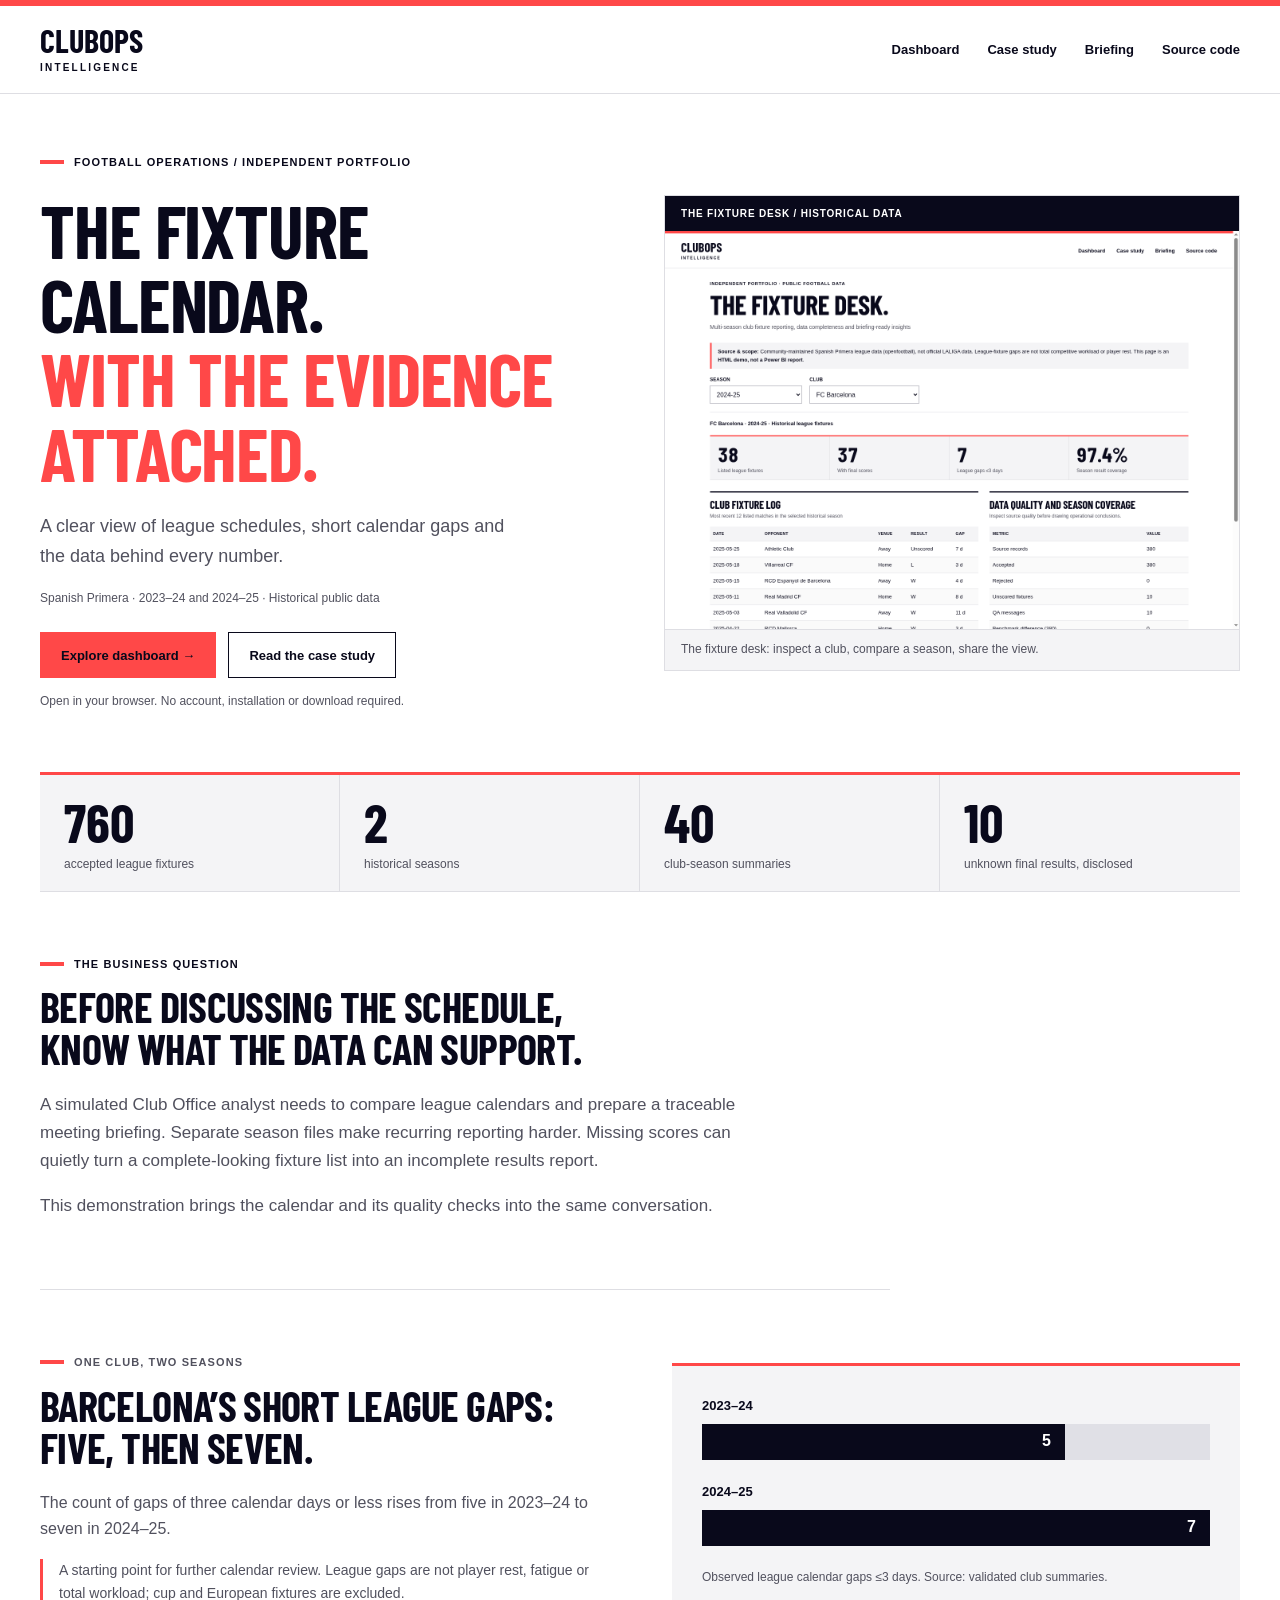
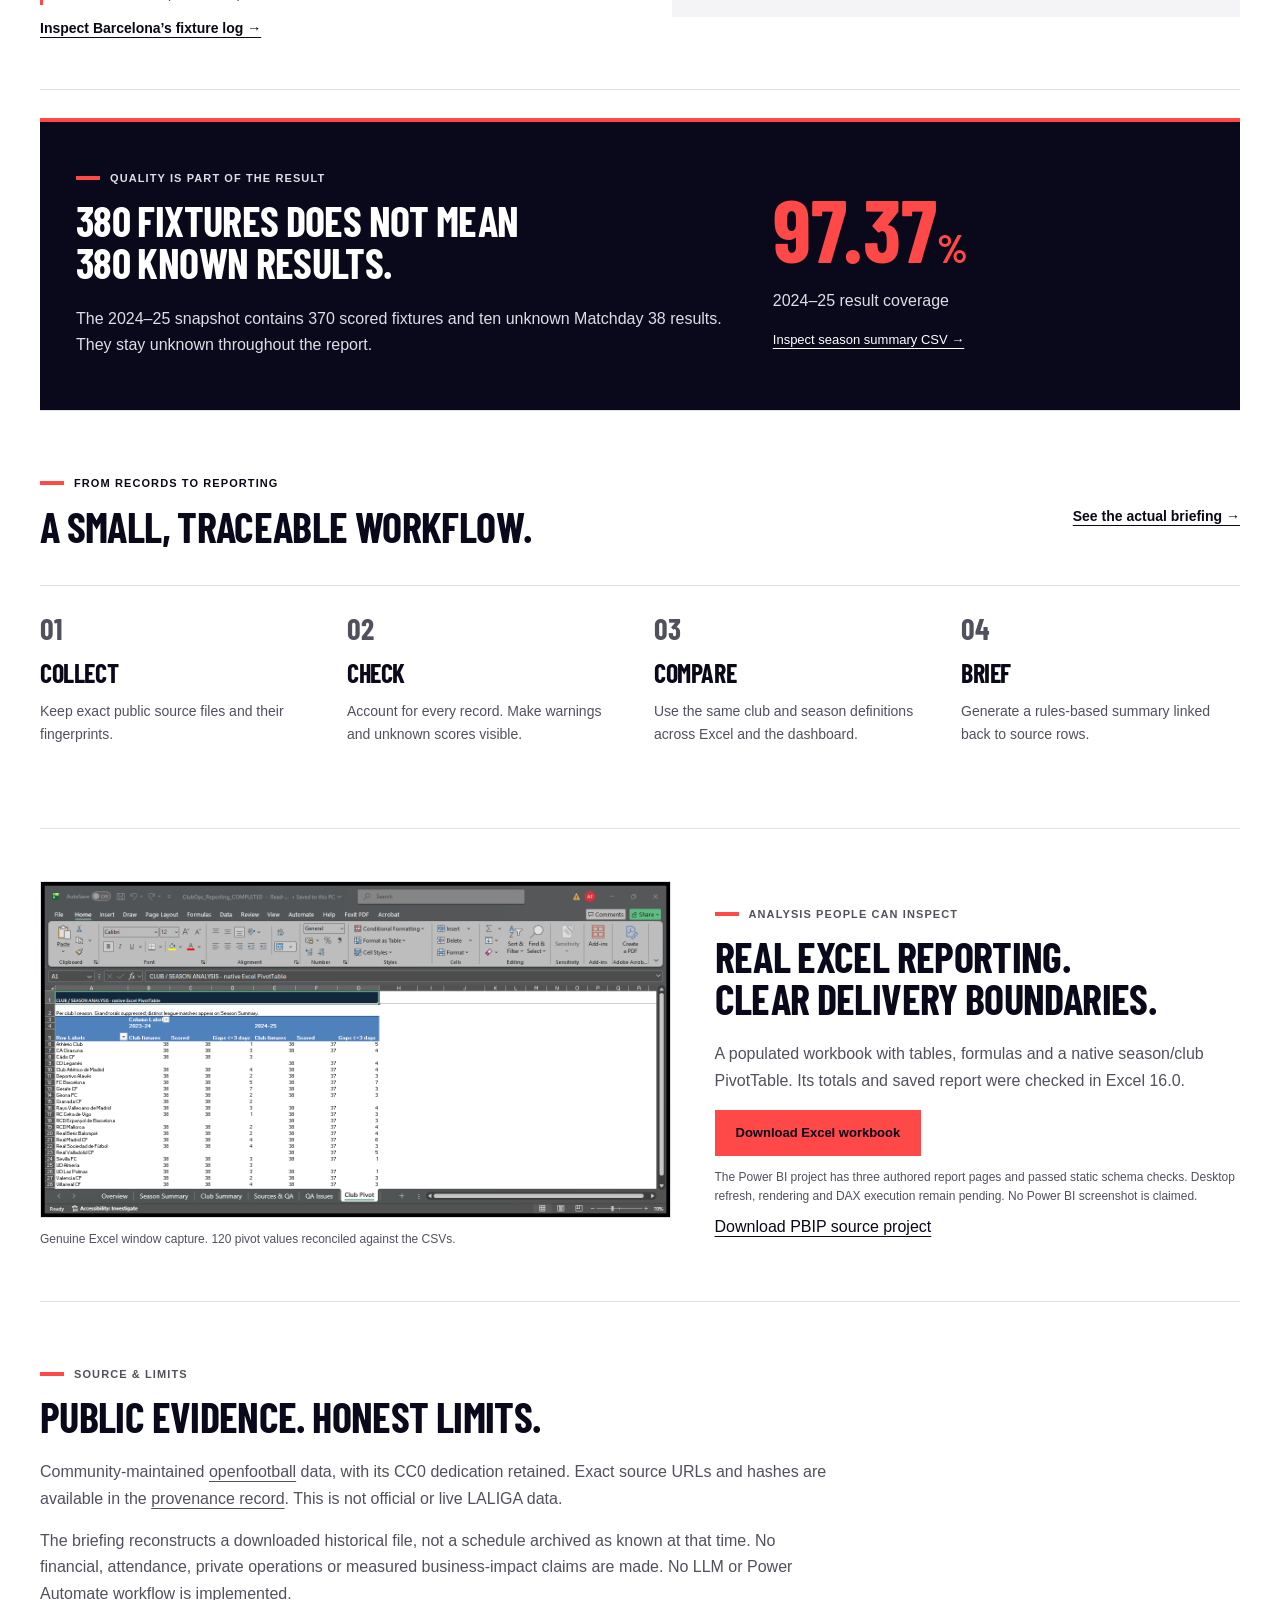
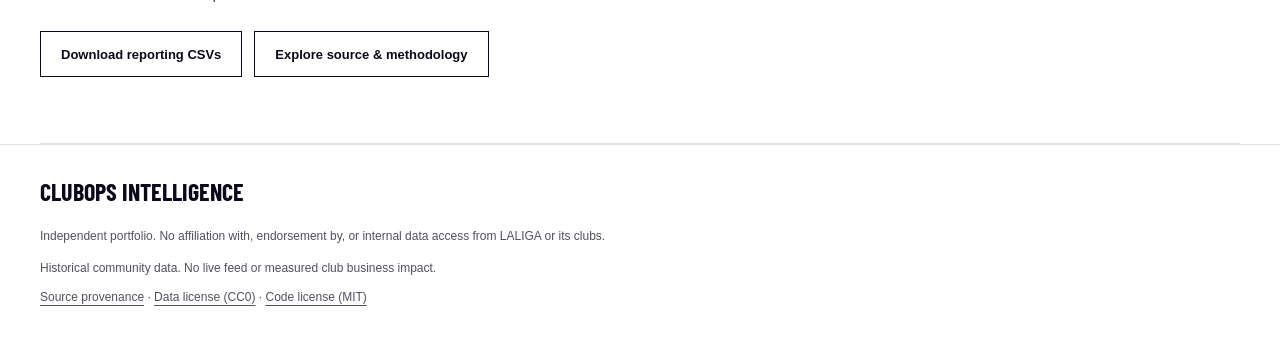
<file: site/index.html>
<!doctype html>
<html lang="en"><head><meta charset="utf-8"><meta name="viewport" content="width=device-width,initial-scale=1">
<meta name="description" content="Explore historical Spanish football fixtures, native Excel analysis and transparent source quality. Independent portfolio, no LALIGA affiliation.">
<title>ClubOps Intelligence | The calendar, with the evidence attached</title>
<link rel="icon" href="data:,"><link rel="stylesheet" href="assets/site.css"></head>
<body><a class="skip" href="#main">Skip to content</a>
<header class="nav"><a class="brand" href="index.html">CLUBOPS <span>INTELLIGENCE</span></a>
<nav aria-label="Main navigation"><a href="dashboard/">Dashboard</a><a href="case-study.html">Case study</a><a href="briefing.html">Briefing</a><a href="https://github.com/MRTRauf/clubops-intelligence-public">Source code</a></nav></header>
<main id="main">
<section class="hero"><div><p class="eyebrow">FOOTBALL OPERATIONS / INDEPENDENT PORTFOLIO</p>
<h1>The fixture calendar.<br><em>With the evidence attached.</em></h1>
<p class="lede">A clear view of league schedules, short calendar gaps and the data behind every number.</p>
<p class="scope">Spanish Primera · 2023–24 and 2024–25 · Historical public data</p>
<div class="actions"><a class="button primary" href="dashboard/?season=2024-25&amp;club=FC+Barcelona">Explore dashboard →</a><a class="button" href="case-study.html">Read the case study</a></div>
<p class="quiet">Open in your browser. No account, installation or download required.</p></div>
<figure class="hero-image"><div class="windowbar"><span></span><span></span><span></span> THE FIXTURE DESK / HISTORICAL DATA</div>
<a href="dashboard/?season=2024-25&amp;club=FC+Barcelona"><img src="assets/Fixture_Desk.png" alt="Actual Barcelona dashboard: 38 fixtures, 37 scored matches and seven short gaps" width="1440" height="1100"></a>
<figcaption>The fixture desk: inspect a club, compare a season, share the view.</figcaption></figure></section>
<section class="stats" aria-label="Verified project coverage"><div><strong>760</strong><span>accepted league fixtures</span></div><div><strong>2</strong><span>historical seasons</span></div><div><strong>40</strong><span>club-season summaries</span></div><div class="warning"><strong>10</strong><span>unknown final results, disclosed</span></div></section>
<section class="section intro"><p class="eyebrow">THE BUSINESS QUESTION</p><h2>Before discussing the schedule,<br>know what the data can support.</h2>
<p>A simulated Club Office analyst needs to compare league calendars and prepare a traceable meeting briefing. Separate season files make recurring reporting harder. Missing scores can quietly turn a complete-looking fixture list into an incomplete results report.</p><p>This demonstration brings the calendar and its quality checks into the same conversation.</p></section>
<section class="section split"><div><p class="eyebrow">ONE CLUB, TWO SEASONS</p><h2>Barcelona’s short league gaps:<br>five, then seven.</h2><p>The count of gaps of three calendar days or less rises from five in 2023–24 to seven in 2024–25.</p><p class="caution">A starting point for further calendar review. League gaps are not player rest, fatigue or total workload; cup and European fixtures are excluded.</p><a class="textlink" href="dashboard/?season=2024-25&amp;club=FC+Barcelona">Inspect Barcelona’s fixture log →</a></div>
<figure class="comparison" aria-label="Barcelona short league gaps: five in 2023-24 and seven in 2024-25"><div><span>2023–24</span><div class="track"><div style="width:71.43%">5</div></div></div><div><span>2024–25</span><div class="track"><div style="width:100%">7</div></div></div><figcaption>Observed league calendar gaps ≤3 days. Source: validated club summaries.</figcaption></figure></section>
<section class="section quality"><div><p class="eyebrow">QUALITY IS PART OF THE RESULT</p><h2>380 fixtures does not mean<br>380 known results.</h2><p>The 2024–25 snapshot contains 370 scored fixtures and ten unknown Matchday 38 results. They stay unknown throughout the report.</p></div><div><strong class="quality-number">97.37<span>%</span></strong><p>2024–25 result coverage</p><a href="data/season_summary.csv">Inspect season summary CSV →</a></div></section>
<section class="section"><div class="section-heading"><div><p class="eyebrow">FROM RECORDS TO REPORTING</p><h2>A small, traceable workflow.</h2></div><a class="textlink" href="briefing.html">See the actual briefing →</a></div>
<ol class="steps"><li><span>01</span><h3>Collect</h3><p>Keep exact public source files and their fingerprints.</p></li><li><span>02</span><h3>Check</h3><p>Account for every record. Make warnings and unknown scores visible.</p></li><li><span>03</span><h3>Compare</h3><p>Use the same club and season definitions across Excel and the dashboard.</p></li><li><span>04</span><h3>Brief</h3><p>Generate a rules-based summary linked back to source rows.</p></li></ol></section>
<section class="section split excel"><figure><img src="assets/Excel_Club_Pivot.png" alt="Actual native Excel PivotTable comparing club fixtures, scored matches and short gaps across two seasons" width="1382" height="736" loading="lazy"><figcaption>Genuine Excel window capture. 120 pivot values reconciled against the CSVs.</figcaption></figure><div><p class="eyebrow">ANALYSIS PEOPLE CAN INSPECT</p><h2>Real Excel reporting.<br>Clear delivery boundaries.</h2><p>A populated workbook with tables, formulas and a native season/club PivotTable. Its totals and saved report were checked in Excel 16.0.</p><a class="button primary" href="downloads/ClubOps_Reporting.xlsx" download>Download Excel workbook</a><p class="quiet">The Power BI project has three authored report pages and passed static schema checks. Desktop refresh, rendering and DAX execution remain pending. No Power BI screenshot is claimed.</p><a href="downloads/ClubOps-PowerBI-Project.zip" download>Download PBIP source project</a></div></section>
<section class="section provenance"><p class="eyebrow">SOURCE &amp; LIMITS</p><h2>Public evidence. Honest limits.</h2><p>Community-maintained <a href="https://github.com/openfootball/football.json">openfootball</a> data, with its CC0 dedication retained. Exact source URLs and hashes are available in the <a href="data/provenance.json">provenance record</a>. This is not official or live LALIGA data.</p><p>The briefing reconstructs a downloaded historical file, not a schedule archived as known at that time. No financial, attendance, private operations or measured business-impact claims are made. No LLM or Power Automate workflow is implemented.</p><div class="actions"><a class="button" href="downloads/ClubOps-Reporting-Data.zip" download>Download reporting CSVs</a><a class="button" href="https://github.com/MRTRauf/clubops-intelligence-public">Explore source &amp; methodology</a></div></section>
</main><footer><a class="brand" href="index.html">CLUBOPS INTELLIGENCE</a><p>Independent portfolio. No affiliation with, endorsement by, or internal data access from LALIGA or its clubs.</p><p>Historical community data. No live feed or measured club business impact.</p><a href="data/provenance.json">Source provenance</a> · <a href="data/LICENSE.md">Data license (CC0)</a> · <a href="https://github.com/MRTRauf/clubops-intelligence-public/blob/main/LICENSE">Code license (MIT)</a></footer></body></html>
</file>
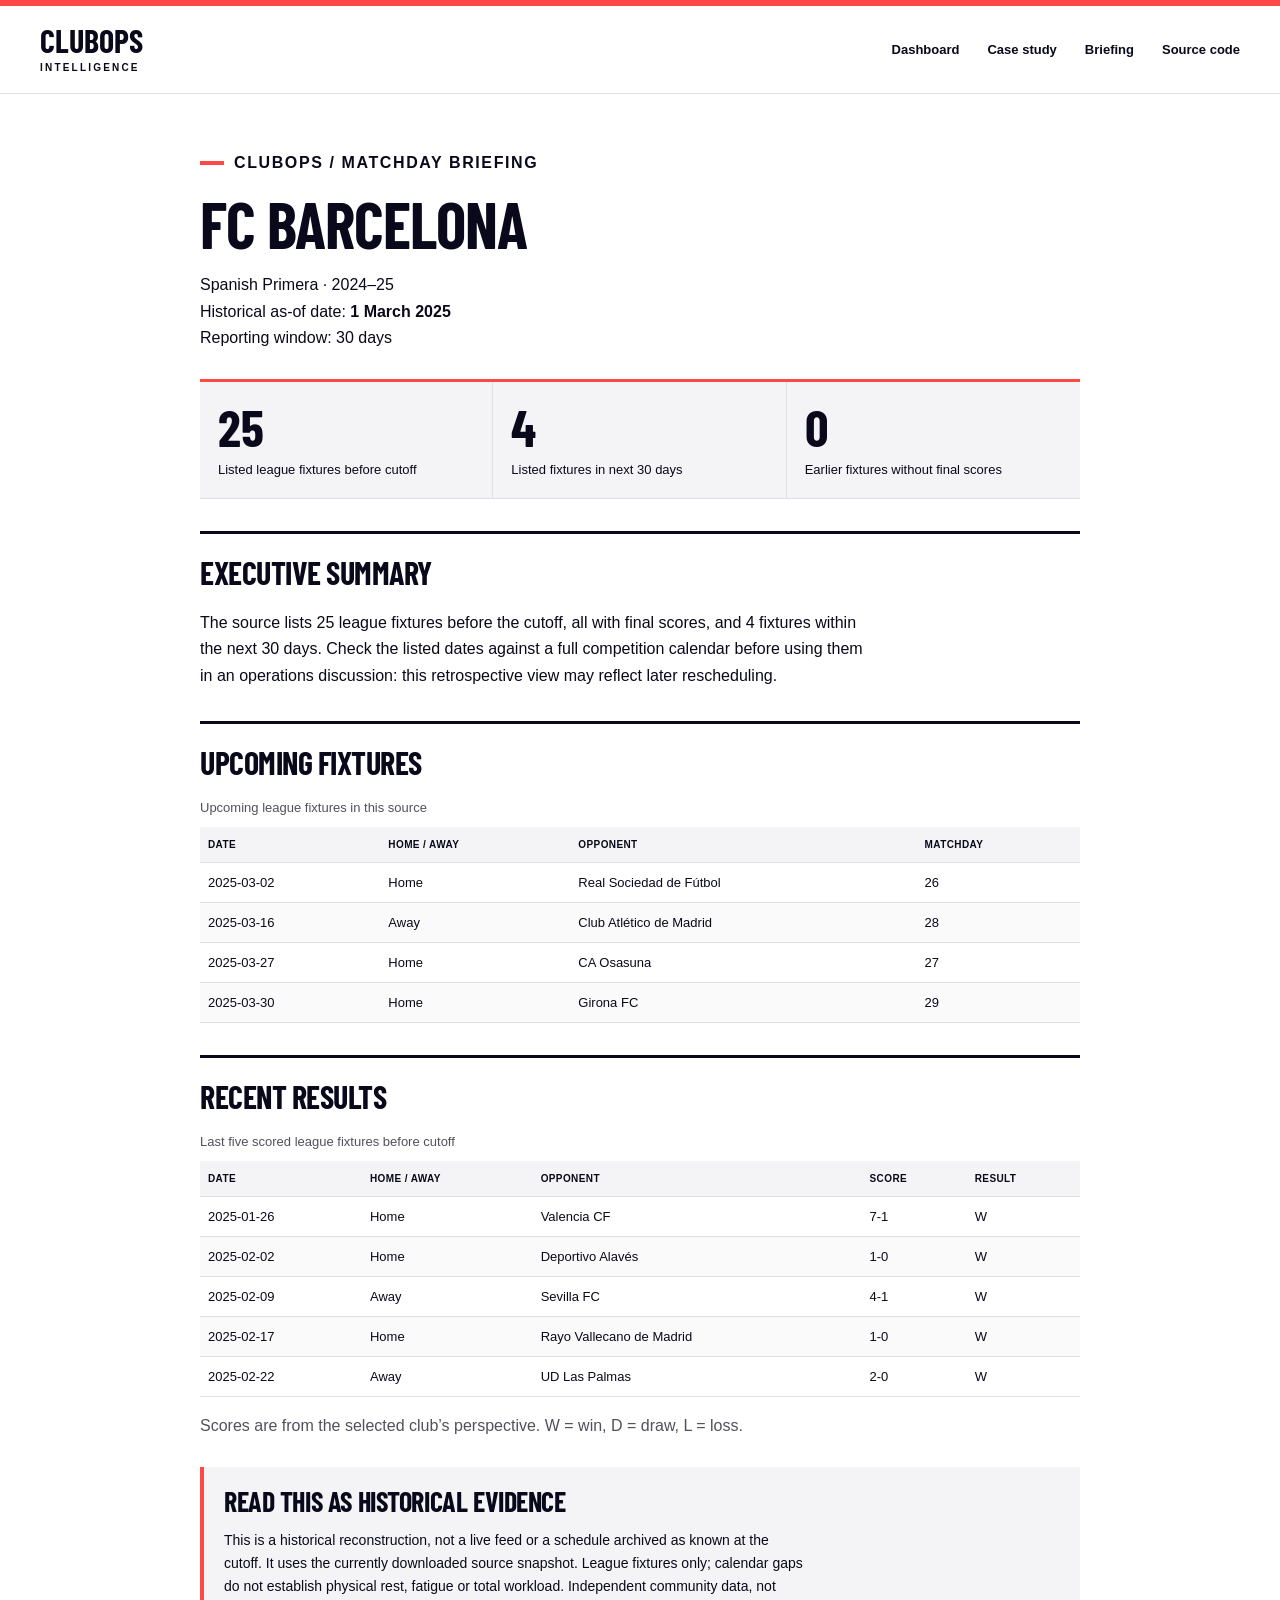
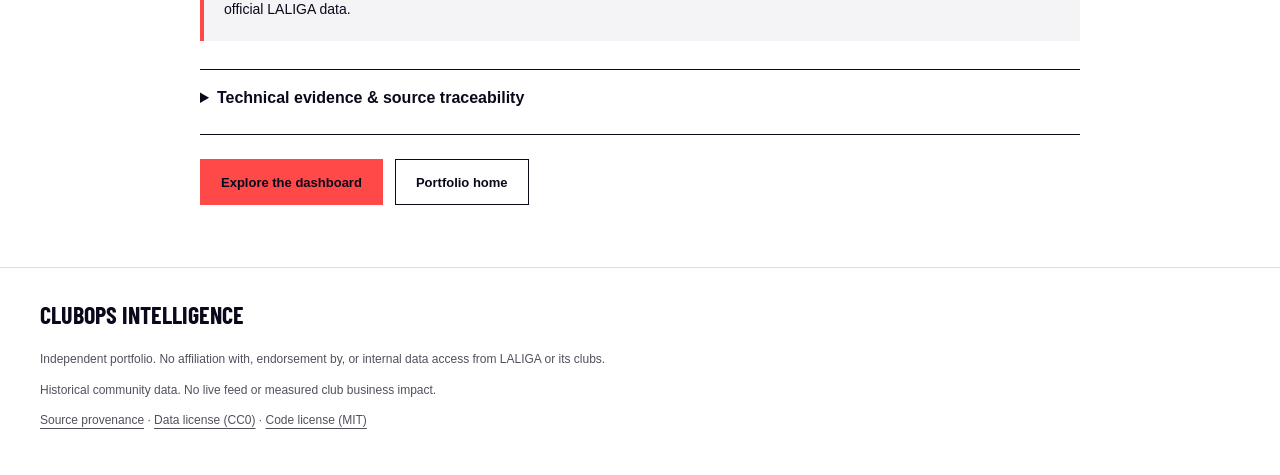
<file: site/briefing.html>
<!doctype html><html lang="en"><head><meta charset="utf-8">
<meta name="viewport" content="width=device-width,initial-scale=1">
<title>Traceable briefing | ClubOps Intelligence</title><link rel="icon" href="data:,">
<link rel="stylesheet" href="assets/site.css"></head><body>
<a class="skip" href="#main">Skip to content</a>
<header class="nav"><a class="brand" href="index.html">CLUBOPS <span>INTELLIGENCE</span></a>
<nav aria-label="Main navigation"><a href="dashboard/">Dashboard</a><a href="case-study.html">Case study</a>
<a href="briefing.html">Briefing</a><a href="https://github.com/MRTRauf/clubops-intelligence-public">Source code</a></nav></header>
<main id="main" class="article release-article"><header class="brief-header"><p class="eyebrow">CLUBOPS / MATCHDAY BRIEFING</p><h1>FC Barcelona</h1><p>Spanish Primera · 2024–25<br>Historical as-of date: <strong>1 March 2025</strong><br>Reporting window: 30 days</p></header><div class="brief-stats" aria-label="Historical reporting scope"><div><strong>25</strong><span>Listed league fixtures before cutoff</span></div><div><strong>4</strong><span>Listed fixtures in next 30 days</span></div><div><strong>0</strong><span>Earlier fixtures without final scores</span></div></div>
<section><h2>Executive summary</h2><p>The source lists 25 league fixtures before the cutoff, all with final scores, and 4 fixtures within the next 30 days. Check the listed dates against a full competition calendar before using them in an operations discussion: this retrospective view may reflect later rescheduling.</p></section>
<section><h2>Upcoming fixtures</h2><div class="table-scroll" tabindex="0" role="region" aria-label="Upcoming league fixtures in this source"><table><caption>Upcoming league fixtures in this source</caption><thead><tr><th scope="col">Date</th><th scope="col">Home / away</th><th scope="col">Opponent</th><th scope="col">Matchday</th></tr></thead><tbody><tr><td>2025-03-02</td><td>Home</td><td>Real Sociedad de Fútbol</td><td>26</td></tr><tr><td>2025-03-16</td><td>Away</td><td>Club Atlético de Madrid</td><td>28</td></tr><tr><td>2025-03-27</td><td>Home</td><td>CA Osasuna</td><td>27</td></tr><tr><td>2025-03-30</td><td>Home</td><td>Girona FC</td><td>29</td></tr></tbody></table></div></section><section><h2>Recent results</h2><div class="table-scroll" tabindex="0" role="region" aria-label="Last five scored league fixtures before cutoff"><table><caption>Last five scored league fixtures before cutoff</caption><thead><tr><th scope="col">Date</th><th scope="col">Home / away</th><th scope="col">Opponent</th><th scope="col">Score</th><th scope="col">Result</th></tr></thead><tbody><tr><td>2025-01-26</td><td>Home</td><td>Valencia CF</td><td>7-1</td><td>W</td></tr><tr><td>2025-02-02</td><td>Home</td><td>Deportivo Alavés</td><td>1-0</td><td>W</td></tr><tr><td>2025-02-09</td><td>Away</td><td>Sevilla FC</td><td>4-1</td><td>W</td></tr><tr><td>2025-02-17</td><td>Home</td><td>Rayo Vallecano de Madrid</td><td>1-0</td><td>W</td></tr><tr><td>2025-02-22</td><td>Away</td><td>UD Las Palmas</td><td>2-0</td><td>W</td></tr></tbody></table></div><p class="quiet">Scores are from the selected club’s perspective. W = win, D = draw, L = loss.</p></section>
<aside class="historical-note" aria-labelledby="scope-heading"><h2 id="scope-heading">Read this as historical evidence</h2><p>This is a historical reconstruction, not a live feed or a schedule archived as known at the cutoff. It uses the currently downloaded source snapshot. League fixtures only; calendar gaps do not establish physical rest, fatigue or total workload. Independent community data, not official LALIGA data.</p></aside>
<details class="evidence"><summary>Technical evidence &amp; source traceability</summary><h2>Traceability</h2><ul><li>Accepted fixture IDs and 1-based raw JSON rows:</li><li><code>2024-25|matchday-21|fc-barcelona|valencia-cf</code> — source row 209.</li><li><code>2024-25|matchday-22|fc-barcelona|deportivo-alaves</code> — source row 216.</li><li><code>2024-25|matchday-23|sevilla-fc|fc-barcelona</code> — source row 229.</li><li><code>2024-25|matchday-24|fc-barcelona|rayo-vallecano-de-madrid</code> — source row 240.</li><li><code>2024-25|matchday-25|ud-las-palmas|fc-barcelona</code> — source row 245.</li><li><code>2024-25|matchday-26|fc-barcelona|real-sociedad-de-futbol</code> — source row 257.</li><li><code>2024-25|matchday-28|club-atletico-de-madrid|fc-barcelona</code> — source row 278.</li><li><code>2024-25|matchday-27|fc-barcelona|ca-osasuna</code> — source row 279.</li><li><code>2024-25|matchday-29|fc-barcelona|girona-fc</code> — source row 285.</li><li>Source snapshot SHA-256: <code>da5bfa1b3634e1039d9e71aec50bdc847f8761189e3de235a4e730e0dc64ca38</code>.</li><li>Source URL: <a href="https://raw.githubusercontent.com/openfootball/football.json/e6744429ee395bc86f247348c6184bb08d4eb361/2024-25/es.1.json">https://raw.githubusercontent.com/openfootball/football.json/e6744429ee395bc86f247348c6184bb08d4eb361/2024-25/es.1.json</a></li></ul><p><a href="data/provenance.json">Full source provenance</a></p><h2>Data caveats</h2><ul><li>Source: openfootball/football.json; community-maintained, not an official LALIGA fixture feed.</li><li>League matches only. Cup and European fixtures are excluded.</li><li>The historical as-of view filters a present-day dataset; it is NOT a true archived point-in-time schedule and may reflect later rescheduling.</li><li>Scores on or after the as-of date are intentionally excluded from historical results.</li><li>Numerical statements above come only from CSV rows. This briefing does not use an LLM.</li></ul></details>
<div class="actions"><a class="button primary" href="dashboard/">Explore the dashboard</a><a class="button" href="index.html">Portfolio home</a></div></main><footer><a class="brand" href="index.html">CLUBOPS INTELLIGENCE</a>
<p>Independent portfolio. No affiliation with, endorsement by, or internal data access from LALIGA or its clubs.</p>
<p>Historical community data. No live feed or measured club business impact.</p>
<a href="data/provenance.json">Source provenance</a> · <a href="data/LICENSE.md">Data license (CC0)</a> ·
<a href="https://github.com/MRTRauf/clubops-intelligence-public/blob/main/LICENSE">Code license (MIT)</a></footer></body></html>
</file>
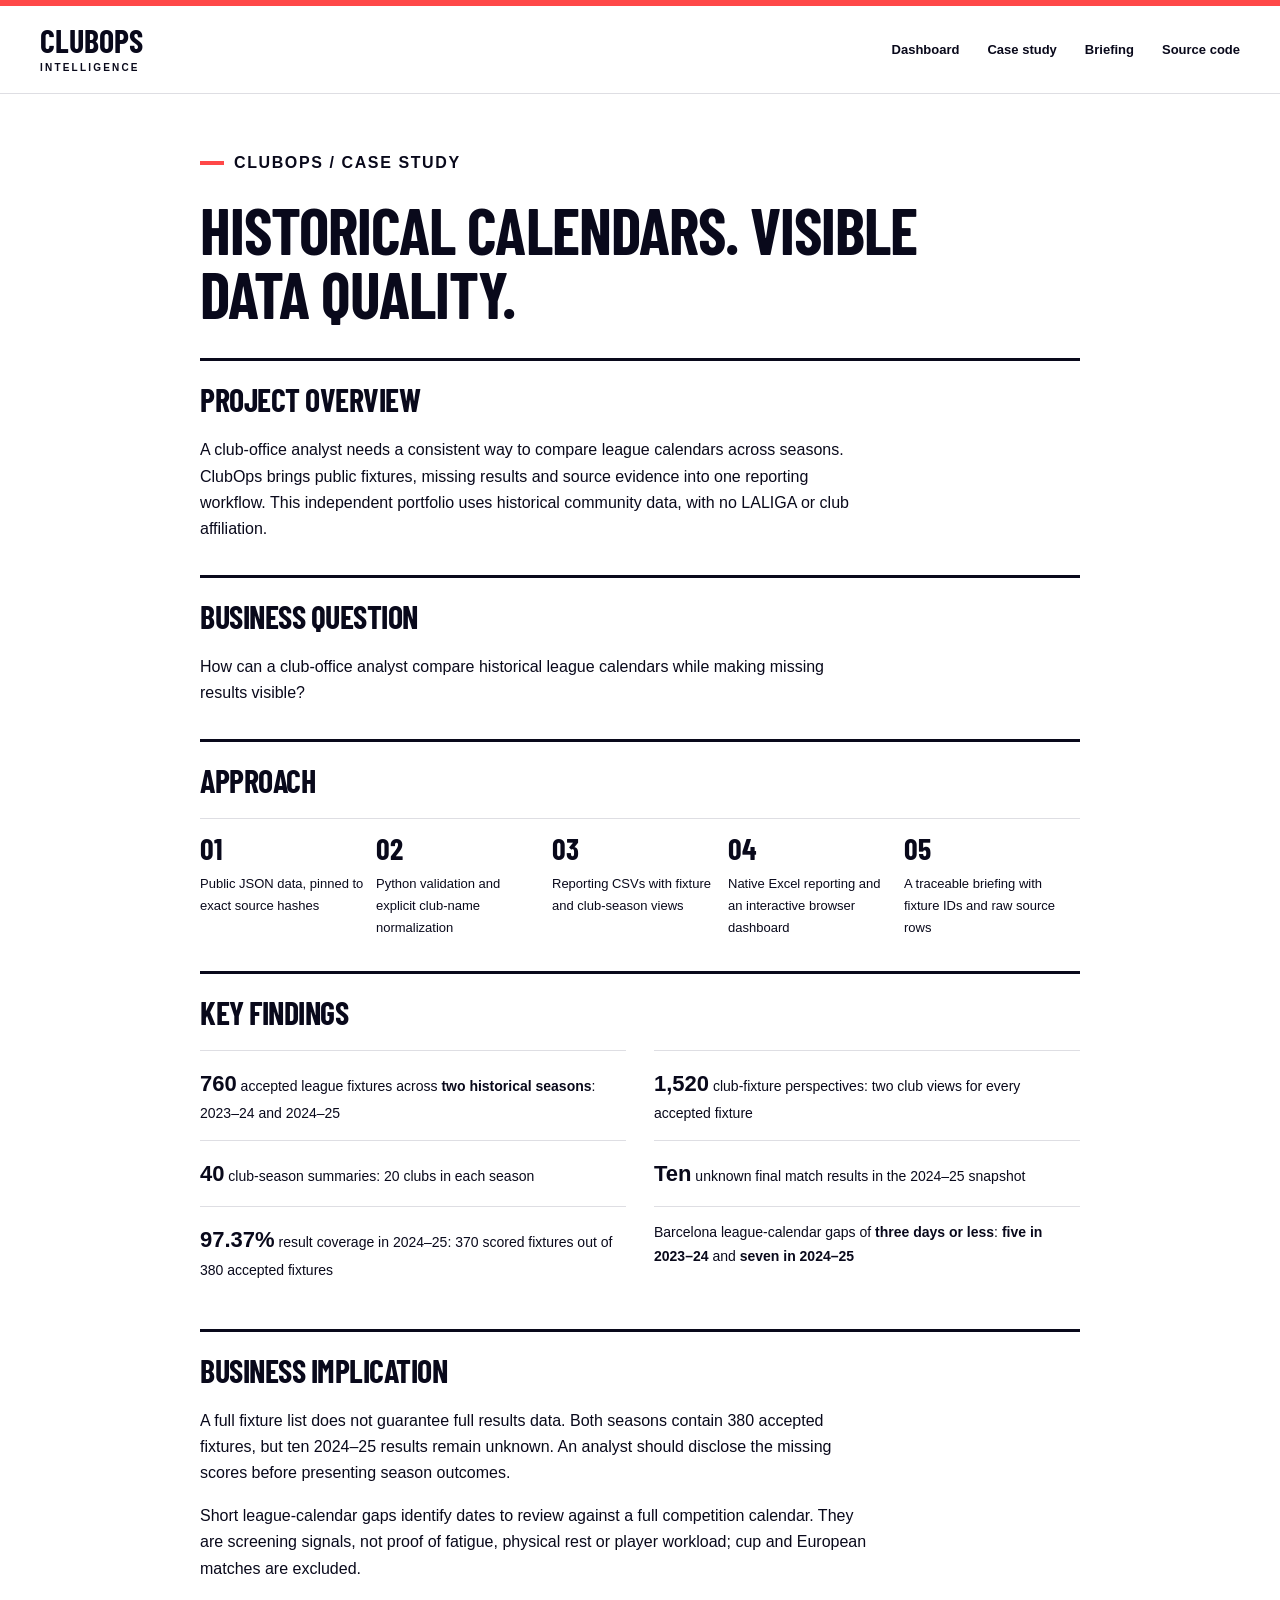
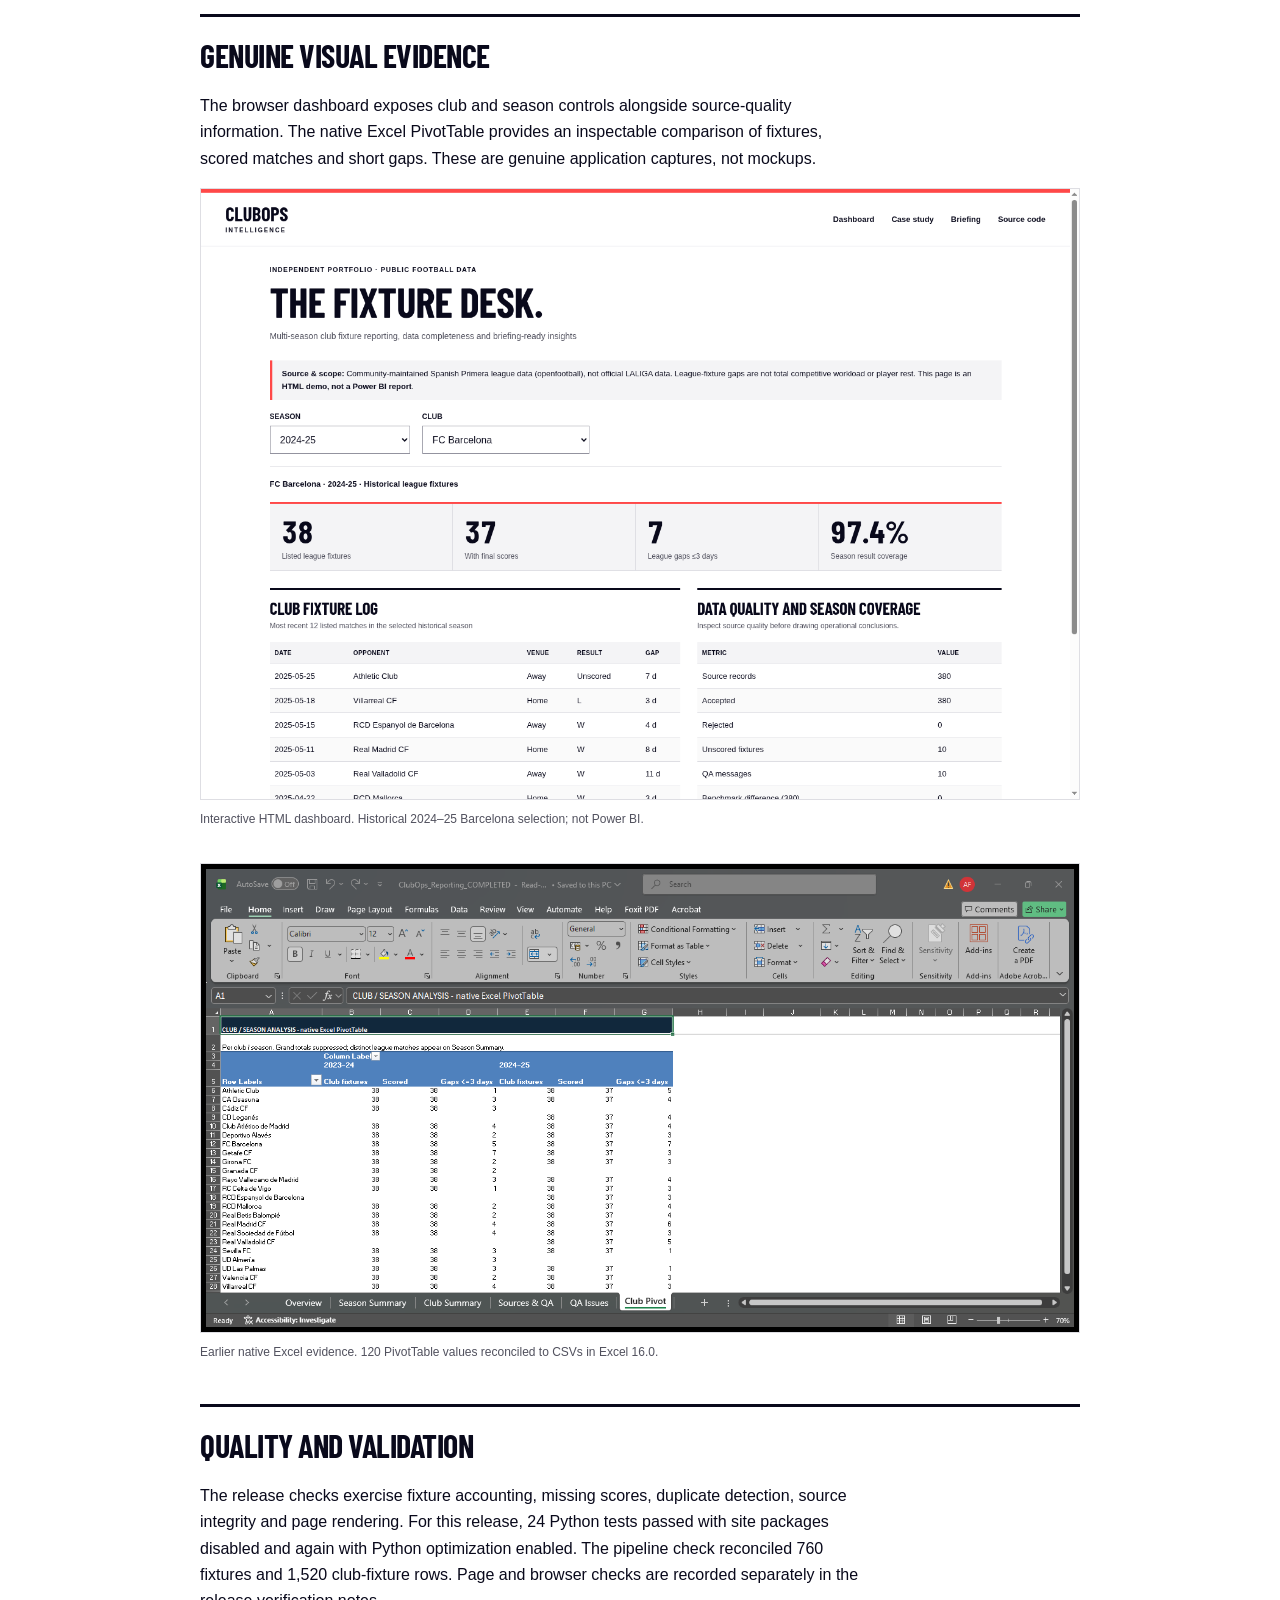
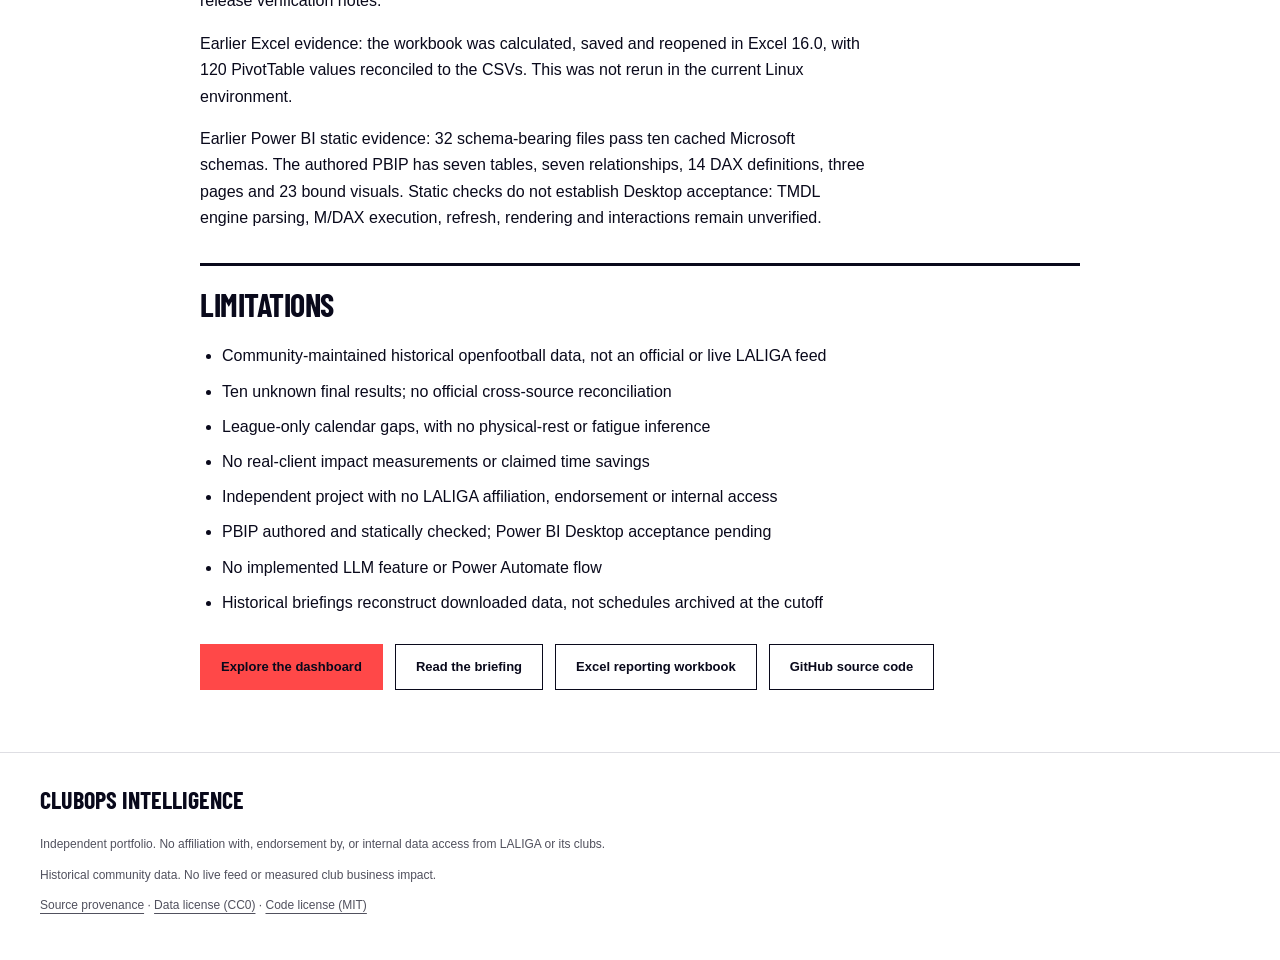
<file: site/case-study.html>
<!doctype html><html lang="en"><head><meta charset="utf-8">
<meta name="viewport" content="width=device-width,initial-scale=1">
<title>Case study | ClubOps Intelligence</title><link rel="icon" href="data:,">
<link rel="stylesheet" href="assets/site.css"></head><body>
<a class="skip" href="#main">Skip to content</a>
<header class="nav"><a class="brand" href="index.html">CLUBOPS <span>INTELLIGENCE</span></a>
<nav aria-label="Main navigation"><a href="dashboard/">Dashboard</a><a href="case-study.html">Case study</a>
<a href="briefing.html">Briefing</a><a href="https://github.com/MRTRauf/clubops-intelligence-public">Source code</a></nav></header>
<main id="main" class="article release-article"><p class="eyebrow">CLUBOPS / CASE STUDY</p><h1>Historical calendars. Visible data quality.</h1><section><h2>Project overview</h2><p>A club-office analyst needs a consistent way to compare league calendars across seasons. ClubOps brings public fixtures, missing results and source evidence into one reporting workflow. This independent portfolio uses historical community data, with no LALIGA or club affiliation.</p></section><section><h2>Business question</h2><p>How can a club-office analyst compare historical league calendars while making missing results visible?</p></section><section class="approach"><h2>Approach</h2><ul><li>Public JSON data, pinned to exact source hashes</li><li>Python validation and explicit club-name normalization</li><li>Reporting CSVs with fixture and club-season views</li><li>Native Excel reporting and an interactive browser dashboard</li><li>A traceable briefing with fixture IDs and raw source rows</li></ul></section><section class="findings"><h2>Key findings</h2><ul><li><strong>760</strong> accepted league fixtures across <strong>two historical seasons</strong>: 2023–24 and 2024–25</li><li><strong>1,520</strong> club-fixture perspectives: two club views for every accepted fixture</li><li><strong>40</strong> club-season summaries: 20 clubs in each season</li><li><strong>Ten</strong> unknown final match results in the 2024–25 snapshot</li><li><strong>97.37%</strong> result coverage in 2024–25: 370 scored fixtures out of 380 accepted fixtures</li><li>Barcelona league-calendar gaps of <strong>three days or less</strong>: <strong>five in 2023–24</strong> and <strong>seven in 2024–25</strong></li></ul></section><section><h2>Business implication</h2><p>A full fixture list does not guarantee full results data. Both seasons contain 380 accepted fixtures, but ten 2024–25 results remain unknown. An analyst should disclose the missing scores before presenting season outcomes.</p><p>Short league-calendar gaps identify dates to review against a full competition calendar. They are screening signals, not proof of fatigue, physical rest or player workload; cup and European matches are excluded.</p></section><section><h2>Genuine visual evidence</h2><p>The browser dashboard exposes club and season controls alongside source-quality information. The native Excel PivotTable provides an inspectable comparison of fixtures, scored matches and short gaps. These are genuine application captures, not mockups.</p><div class="evidence-figures"><figure><a href="dashboard/"><img src="assets/Fixture_Desk.png" alt="Actual Barcelona dashboard with 38 listed fixtures, 37 scored and seven short league gaps" loading="lazy"></a><figcaption>Interactive HTML dashboard. Historical 2024–25 Barcelona selection; not Power BI.</figcaption></figure><figure><img src="assets/Excel_Club_Pivot.png" alt="Native Excel PivotTable comparing fixtures, scored matches and short league gaps by season and club" loading="lazy"><figcaption>Earlier native Excel evidence. 120 PivotTable values reconciled to CSVs in Excel 16.0.</figcaption></figure></div></section><section><h2>Quality and validation</h2><p>The release checks exercise fixture accounting, missing scores, duplicate detection, source integrity and page rendering. For this release, 24 Python tests passed with site packages disabled and again with Python optimization enabled. The pipeline check reconciled 760 fixtures and 1,520 club-fixture rows. Page and browser checks are recorded separately in the release verification notes.</p><p>Earlier Excel evidence: the workbook was calculated, saved and reopened in Excel 16.0, with 120 PivotTable values reconciled to the CSVs. This was not rerun in the current Linux environment.</p><p>Earlier Power BI static evidence: 32 schema-bearing files pass ten cached Microsoft schemas. The authored PBIP has seven tables, seven relationships, 14 DAX definitions, three pages and 23 bound visuals. Static checks do not establish Desktop acceptance: TMDL engine parsing, M/DAX execution, refresh, rendering and interactions remain unverified.</p></section><section><h2>Limitations</h2><ul><li>Community-maintained historical openfootball data, not an official or live LALIGA feed</li><li>Ten unknown final results; no official cross-source reconciliation</li><li>League-only calendar gaps, with no physical-rest or fatigue inference</li><li>No real-client impact measurements or claimed time savings</li><li>Independent project with no LALIGA affiliation, endorsement or internal access</li><li>PBIP authored and statically checked; Power BI Desktop acceptance pending</li><li>No implemented LLM feature or Power Automate flow</li><li>Historical briefings reconstruct downloaded data, not schedules archived at the cutoff</li></ul></section><div class="actions"><a class="button primary" href="dashboard/">Explore the dashboard</a><a class="button" href="briefing.html">Read the briefing</a><a class="button" href="downloads/ClubOps_Reporting.xlsx">Excel reporting workbook</a><a class="button" href="https://github.com/MRTRauf/clubops-intelligence-public">GitHub source code</a></div></main><footer><a class="brand" href="index.html">CLUBOPS INTELLIGENCE</a>
<p>Independent portfolio. No affiliation with, endorsement by, or internal data access from LALIGA or its clubs.</p>
<p>Historical community data. No live feed or measured club business impact.</p>
<a href="data/provenance.json">Source provenance</a> · <a href="data/LICENSE.md">Data license (CC0)</a> ·
<a href="https://github.com/MRTRauf/clubops-intelligence-public/blob/main/LICENSE">Code license (MIT)</a></footer></body></html>
</file>
<file: site/assets/site.css>
@font-face{font-family:ClubOps Display;src:url('fonts/BarlowCondensed-Bold.ttf') format('truetype');font-weight:700;font-display:swap}

:root{--ink:#09091b;--muted:#51515e;--line:#dedee3;--coral:#ff4848;--panel:#f4f4f6;--display:'ClubOps Display','Arial Narrow',sans-serif;font-family:Arial,Helvetica,sans-serif;color:var(--ink);background:#fff;font-synthesis:none}

*{box-sizing:border-box}
body{margin:0}
a{color:inherit;text-underline-offset:4px}
a:hover{text-decoration-thickness:2px}
a:focus-visible,select:focus-visible{outline:3px solid var(--ink);outline-offset:4px}
img{max-width:100%;height:auto;display:block}
figure{margin:0;min-width:0}
p{line-height:1.65}
h1,h2,h3{font-family:var(--display);font-weight:700;text-transform:uppercase;line-height:1;letter-spacing:-.015em}
h1{font-size:clamp(48px,5.8vw,84px);margin:22px 0}
h1 em{font:inherit;color:var(--coral)}
h2{font-size:clamp(32px,3.3vw,46px);margin:12px 0 22px}
h3{font-size:26px;margin:14px 0}
main{max-width:1280px;margin:auto;padding:0 40px}
.nav{display:flex;justify-content:space-between;align-items:center;gap:24px;max-width:1440px;margin:auto;padding:20px 40px;border-top:6px solid var(--coral);border-bottom:1px solid var(--line)}
.brand{font-family:var(--display);font-size:32px;line-height:.9;text-decoration:none}
.brand span{display:block;font:700 10px Arial,sans-serif;letter-spacing:.22em;margin-top:7px}
nav{display:flex;gap:28px;flex-wrap:wrap}
nav a{display:inline-flex;align-items:center;min-height:44px;font-size:13px;font-weight:700;text-decoration:none}
.hero{display:grid;grid-template-columns:1fr 1fr;gap:48px;align-items:center;padding:48px 0}
.eyebrow,.tag{font-size:11px;font-weight:700;letter-spacing:.1em;text-transform:uppercase}
.eyebrow{display:flex;align-items:center;gap:10px}
.eyebrow:before{content:'';width:24px;height:4px;background:var(--coral);flex-shrink:0}
.lede{font-size:18px;max-width:480px;color:var(--muted)}
.scope,.quiet,figcaption{font-size:12px;color:var(--muted);line-height:1.6}
.actions{display:flex;gap:12px;flex-wrap:wrap;margin:24px 0 14px}
.button{display:inline-flex;justify-content:center;align-items:center;min-height:46px;padding:12px 20px;border:1px solid var(--ink);text-decoration:none;font-size:13px;font-weight:700}
.primary{background:var(--coral);color:var(--ink);border-color:var(--coral)}
.button:hover{background:var(--ink);color:white}
.hero-image{border:1px solid var(--line);background:var(--panel);overflow:hidden}
.hero-image img{width:100%}
.hero-image figcaption{padding:10px 16px;border-top:1px solid var(--line)}
.windowbar{background:var(--ink);color:white;padding:12px 16px;font-size:10px;font-weight:700;letter-spacing:.08em}
.windowbar span{display:none}
.stats{display:grid;grid-template-columns:repeat(4,1fr);background:var(--panel);border-top:3px solid var(--coral);border-bottom:1px solid var(--line)}
.stats>div{padding:20px 24px;border-right:1px solid var(--line)}
.stats>div:last-child{border-right:0}
.stats strong{display:block;font-family:var(--display);font-size:54px;line-height:1}
.stats span{display:block;font-size:12px;margin-top:8px;color:var(--muted)}
.stats .warning strong{color:var(--ink)}
.section{padding:52px 0;border-bottom:1px solid var(--line)}
.intro{max-width:850px}
.intro>p:not(.eyebrow){max-width:700px;font-size:17px;color:var(--muted)}
.split{display:grid;grid-template-columns:1fr 1fr;gap:64px;align-items:center}
.split p{color:var(--muted)}
.caution{border-left:3px solid var(--coral);padding-left:16px;font-size:14px}
.textlink{font-size:14px;font-weight:700}
.comparison{padding:30px;background:var(--panel);border-top:3px solid var(--coral)}
.comparison>div{margin-bottom:22px}
.comparison span{font-size:13px;font-weight:700}
.track{background:#e0e0e6;margin-top:10px;height:36px}
.track>div{background:var(--ink);color:#fff;text-align:right;padding:8px 14px;height:36px;font-weight:700}
.quality{display:grid;grid-template-columns:1.5fr 1fr;gap:50px;background:var(--ink);color:white;padding:36px;margin-top:28px;border-top:4px solid var(--coral)}
.quality p{color:#dedee6}
.quality-number{font-family:var(--display);font-size:88px;line-height:1;color:var(--coral)}
.quality-number span{font-size:40px}
.quality>div:last-child{align-self:center}
.quality a{font-size:13px}
.section-heading{display:flex;justify-content:space-between;align-items:center;gap:24px}
.steps{list-style:none;display:grid;grid-template-columns:repeat(4,1fr);gap:28px;padding:24px 0 0;border-top:1px solid var(--line)}
.steps li>span{font-family:var(--display);font-size:30px;color:var(--muted)}
.steps p{font-size:14px;color:var(--muted)}
.excel{grid-template-columns:1.2fr 1fr;gap:44px}
.excel img{border:1px solid var(--line)}
.excel figcaption{margin-top:12px}
.provenance>p{max-width:800px;color:var(--muted)}
footer{max-width:1280px;margin:auto;padding:36px 40px 48px;font-size:12px;color:var(--muted);border-top:1px solid var(--line)}
footer .brand{display:inline-block;margin-bottom:12px;color:var(--ink);font-size:24px}
footer p{max-width:760px}
.skip{position:absolute;left:16px;top:-100px;background:white;padding:16px;z-index:10}
.skip:focus{top:10px}
.article{max-width:960px;padding-top:40px;padding-bottom:48px}
.article h1{font-size:clamp(44px,5vw,68px);max-width:800px}
.article h2{font-size:32px;margin-top:32px;padding-top:22px;border-top:3px solid var(--ink)}
.article p{font-size:16px;max-width:75ch;overflow-wrap:anywhere}
.article ul{padding-left:22px}
.article li{line-height:1.7;margin-bottom:8px;overflow-wrap:anywhere}
.article code{font-size:12px;background:var(--panel);padding:2px 4px}
.article>a{font-size:13px}

/* Dashboard uses the same typography and spacing, without embedded legacy CSS. */
.dashboard header:not(.nav){max-width:1280px;margin:auto;padding:32px 40px 20px}
.dashboard header h1{font-size:clamp(46px,5vw,68px);margin:12px 0}
.dashboard header p{color:var(--muted);font-size:14px;margin:8px 0}
.dashboard main{padding-bottom:40px}
.notice{background:var(--panel);border-left:4px solid var(--coral);padding:12px 16px;font-size:13px;line-height:1.6}
.controls{display:flex;gap:20px;flex-wrap:wrap;padding:20px 0;border-bottom:1px solid var(--line)}
.controls label{display:flex;flex-direction:column;gap:8px;font-size:12px;font-weight:700;text-transform:uppercase}
select{font:400 16px Arial,sans-serif;color:var(--ink);background:white;border:1px solid #8c8c99;min-width:230px;min-height:46px;padding:10px 36px 10px 12px;border-radius:0}
#selection{font-size:13px;font-weight:700;margin:18px 0}
.cards{display:grid;grid-template-columns:repeat(4,minmax(0,1fr));background:var(--panel);border-top:3px solid var(--coral);border-bottom:1px solid var(--line);margin-bottom:28px}
.card{padding:16px 20px;border-right:1px solid var(--line)}
.card:last-child{border-right:0}
.kpi{font-family:var(--display);font-size:52px;line-height:1.1;font-variant-numeric:tabular-nums}
.label{font-size:12px;color:var(--muted);margin-top:6px}
.grid{display:grid;grid-template-columns:1.35fr 1fr;gap:28px}
.dashboard section{min-width:0;border-top:3px solid var(--ink);padding:16px 0;overflow-x:auto}
.dashboard section h2{font-size:28px;margin:0 0 6px}
.dashboard section p{color:var(--muted);font-size:12px;margin:0 0 16px}
table{width:100%;border-collapse:collapse;font-size:13px}
th{text-align:left;text-transform:uppercase;font-size:10px;letter-spacing:.04em;background:var(--panel)}
th,td{padding:12px 8px;border-bottom:1px solid var(--line)}
tbody tr:nth-child(even){background:#fafafa}
.meter{height:8px;background:#e1e1e8;overflow:hidden}
.bar{height:100%;background:var(--coral)}
.foot{font-size:12px;color:var(--muted);margin-top:18px;line-height:1.65;overflow-wrap:anywhere}

@media(max-width:900px){main{padding:0 24px}
.nav{padding:18px 24px}
.hero{gap:28px}
.split,.excel{gap:30px}
.steps{gap:20px}
.dashboard header:not(.nav){padding:28px 24px 18px}
.grid{gap:20px}
}

@media(max-width:650px){main{padding:0 18px}
.nav{padding:16px 18px;align-items:flex-start;flex-direction:column;gap:10px}
.nav nav{gap:20px;width:100%}
.nav nav a{font-size:12px}
.brand{font-size:30px}
.hero,.split,.excel,.quality{grid-template-columns:1fr}
.hero{padding:28px 0;gap:22px}
.hero h1{font-size:52px}
.hero-image{max-width:500px}
.stats{grid-template-columns:1fr 1fr}
.stats>div{padding:16px;border-bottom:1px solid var(--line)}
.stats>div:nth-child(2){border-right:0}
.stats>div:nth-child(n+3){border-bottom:0}
.stats strong{font-size:46px}
.section{padding:36px 0}
.quality{padding:24px;margin-top:24px;gap:12px}
.quality-number{font-size:72px}
.section-heading{align-items:flex-start;flex-direction:column;gap:6px}
.steps{grid-template-columns:1fr 1fr}
.comparison{padding:24px}
.actions .button{width:100%}
.article{padding-top:28px}
.article h1{font-size:44px}
.dashboard header:not(.nav){padding:24px 18px 16px}
.dashboard header h1{font-size:50px}
.controls{gap:16px}
.controls label,select{width:100%;min-width:0}
.cards{grid-template-columns:repeat(2,minmax(0,1fr))}
.card{padding:14px 12px}
.card:nth-child(2){border-right:0}
.card:nth-child(-n+2){border-bottom:1px solid var(--line)}
.kpi{font-size:44px}
.grid{grid-template-columns:1fr;gap:16px}
th,td{padding:10px 5px;font-size:12px}
footer{padding:28px 18px 36px}
}
/* Release articles: meeting scope, evidence and a readable source trail. */
.release-article section{margin:28px 0}
.release-article .brief-header h1{margin:14px 0}
.brief-stats{display:grid;grid-template-columns:repeat(3,minmax(0,1fr));border-top:3px solid var(--coral);border-bottom:1px solid var(--line);background:var(--panel);margin:28px 0}
.brief-stats>div{padding:18px;border-right:1px solid var(--line)}
.brief-stats>div:last-child{border-right:0}
.brief-stats strong{display:block;font:700 52px/1 var(--display)}
.brief-stats span{display:block;font-size:13px;line-height:1.5;margin-top:8px}
.table-scroll{overflow-x:auto}
.table-scroll table{width:100%}
.table-scroll td:first-child{white-space:nowrap}
.table-scroll td{overflow-wrap:anywhere}
.table-scroll th{font-size:10px;overflow-wrap:normal}
.table-scroll caption{text-align:left;font-size:13px;color:var(--muted);padding:0 0 12px}
.historical-note{border-left:4px solid var(--coral);background:var(--panel);padding:20px;margin:28px 0}
.historical-note h2{border:0;padding:0;margin:0 0 14px;font-size:28px}
.historical-note p{margin:0;font-size:14px}
.evidence{border-top:1px solid var(--ink);border-bottom:1px solid var(--ink);padding:16px 0}
.evidence summary{font-weight:700;cursor:pointer;line-height:1.5;min-height:32px}
.evidence summary:focus-visible,.table-scroll:focus-visible{outline:3px solid var(--ink);outline-offset:4px}
.evidence-figures{display:grid;gap:24px}
.evidence-figures img{width:100%;border:1px solid var(--line)}
.evidence-figures figcaption{padding:10px 0}
.approach ul{list-style:none;counter-reset:stage;padding:0;display:grid;grid-template-columns:repeat(5,minmax(0,1fr));border-top:1px solid var(--line)}
.approach li{counter-increment:stage;font-size:13px;padding:14px 12px 0 0;margin:0}
.approach li:before{content:counter(stage,decimal-leading-zero);display:block;font:700 30px/1 var(--display);margin-bottom:10px}
@media(max-width:768px){.approach ul{grid-template-columns:1fr}.approach li{display:flex;gap:14px;padding:12px 0;border-bottom:1px solid var(--line)}.approach li:before{min-width:28px}.brief-stats>div{padding:14px 10px}.brief-stats span{font-size:12px}}
@media(max-width:390px){.brief-stats{grid-template-columns:1fr}.brief-stats>div{display:grid;grid-template-columns:60px 1fr;align-items:center;gap:14px;border-right:0;border-bottom:1px solid var(--line)}.brief-stats>div:last-child{border-bottom:0}.brief-stats strong{font-size:44px}.brief-stats span{margin:0}}
.findings ul{list-style:none;padding:0;display:grid;grid-template-columns:1fr 1fr;gap:0 28px}
.findings li{border-top:1px solid var(--line);padding:14px 0;margin:0;font-size:14px}
.findings li:not(:last-child) strong:first-child{font-size:22px}
@media(max-width:650px){.findings ul{grid-template-columns:1fr}}
</file>
